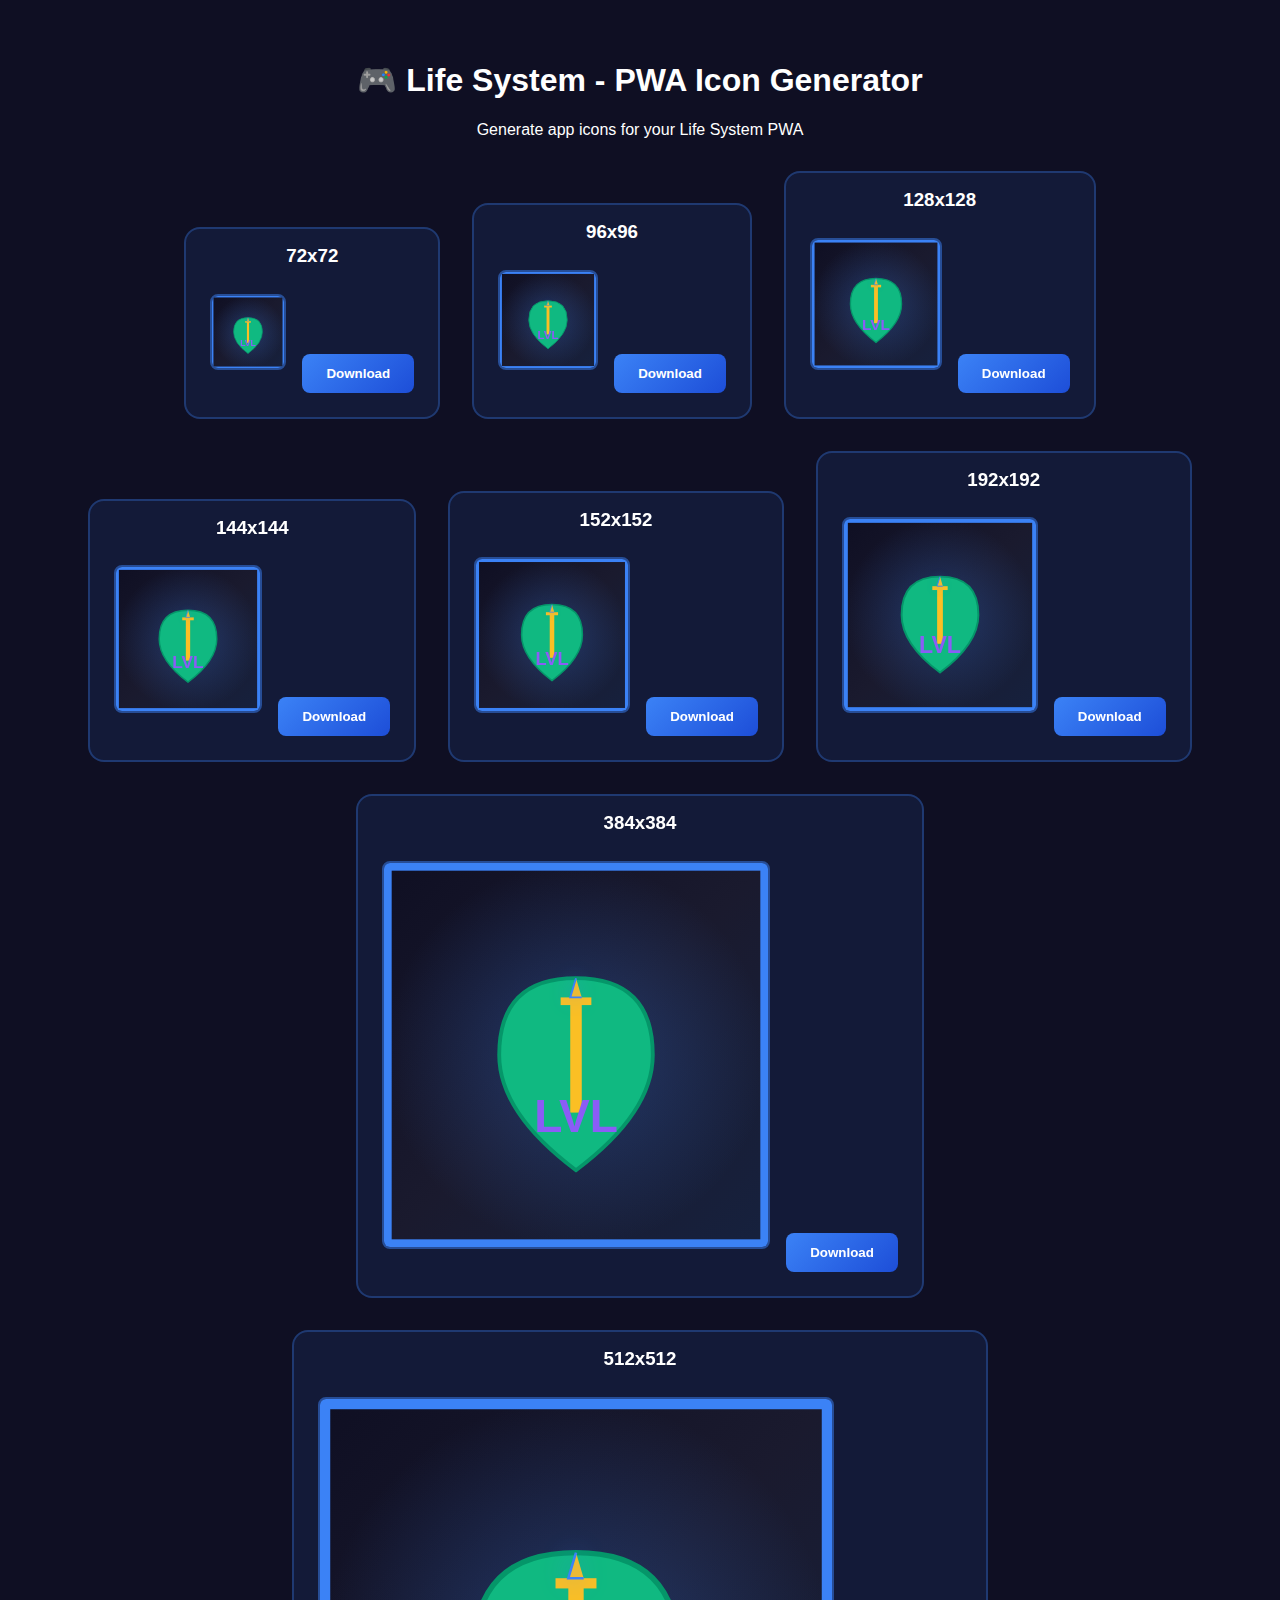
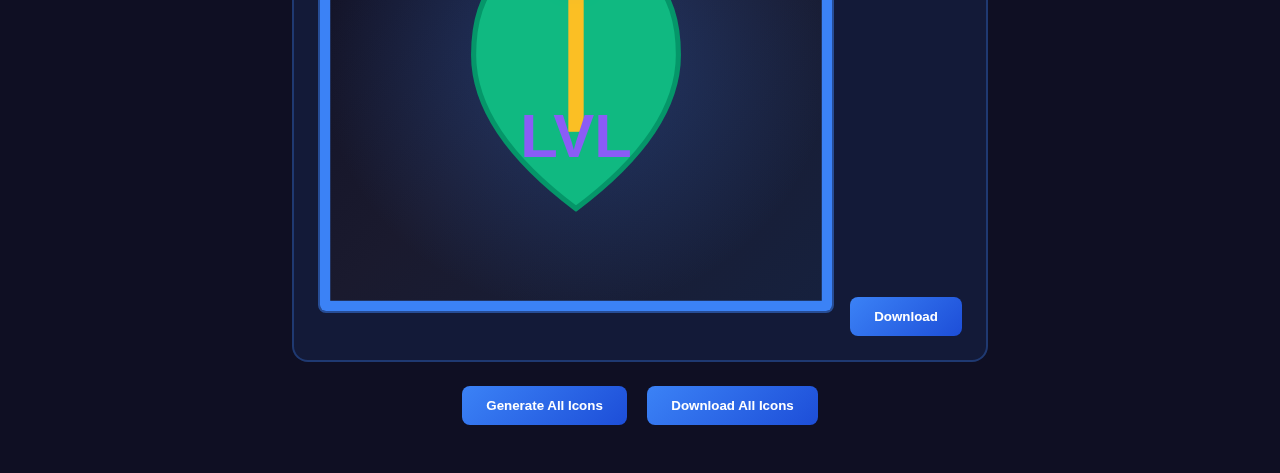
<file: create-icons.html>
<!DOCTYPE html>
<html lang="en">
<head>
    <meta charset="UTF-8">
    <meta name="viewport" content="width=device-width, initial-scale=1.0">
    <title>Life System - Icon Generator</title>
    <style>
        body {
            background: #0f0f23;
            color: white;
            font-family: 'Arial', sans-serif;
            text-align: center;
            padding: 2rem;
        }
        
        .icon-preview {
            display: inline-block;
            margin: 1rem;
            padding: 1rem;
            background: rgba(59, 130, 246, 0.1);
            border: 2px solid rgba(59, 130, 246, 0.3);
            border-radius: 1rem;
        }
        
        canvas {
            border: 2px solid rgba(59, 130, 246, 0.5);
            border-radius: 0.5rem;
            margin: 0.5rem;
        }
        
        button {
            background: linear-gradient(135deg, #3b82f6, #1d4ed8);
            color: white;
            border: none;
            padding: 0.75rem 1.5rem;
            border-radius: 0.5rem;
            font-weight: bold;
            cursor: pointer;
            margin: 0.5rem;
            transition: all 0.3s ease;
        }
        
        button:hover {
            transform: translateY(-2px);
            box-shadow: 0 10px 25px rgba(59, 130, 246, 0.3);
        }
    </style>
</head>
<body>
    <h1>🎮 Life System - PWA Icon Generator</h1>
    <p>Generate app icons for your Life System PWA</p>
    
    <div id="icons-container">
        <!-- Icons will be generated here -->
    </div>
    
    <button onclick="generateAllIcons()">Generate All Icons</button>
    <button onclick="downloadAllIcons()">Download All Icons</button>
    
    <script>
        const iconSizes = [72, 96, 128, 144, 152, 192, 384, 512];
        const generatedIcons = {};
        
        function generateIcon(size) {
            const canvas = document.createElement('canvas');
            const ctx = canvas.getContext('2d');
            
            canvas.width = size;
            canvas.height = size;
            
            // Background gradient
            const gradient = ctx.createLinearGradient(0, 0, size, size);
            gradient.addColorStop(0, '#0f0f23');
            gradient.addColorStop(0.5, '#1a1a2e');
            gradient.addColorStop(1, '#16213e');
            
            ctx.fillStyle = gradient;
            ctx.fillRect(0, 0, size, size);
            
            // Glowing border
            ctx.strokeStyle = '#3b82f6';
            ctx.lineWidth = size * 0.02;
            ctx.strokeRect(size * 0.01, size * 0.01, size * 0.98, size * 0.98);
            
            // Inner glow
            const innerGradient = ctx.createRadialGradient(size/2, size/2, 0, size/2, size/2, size/2);
            innerGradient.addColorStop(0, 'rgba(59, 130, 246, 0.3)');
            innerGradient.addColorStop(1, 'rgba(59, 130, 246, 0)');
            
            ctx.fillStyle = innerGradient;
            ctx.fillRect(0, 0, size, size);
            
            // Main logo - Shield with sword
            const centerX = size / 2;
            const centerY = size / 2;
            const logoSize = size * 0.6;
            
            // Shield shape
            ctx.fillStyle = '#10b981';
            ctx.beginPath();
            ctx.moveTo(centerX, centerY - logoSize/3);
            ctx.quadraticCurveTo(centerX - logoSize/3, centerY - logoSize/3, centerX - logoSize/3, centerY);
            ctx.quadraticCurveTo(centerX - logoSize/3, centerY + logoSize/4, centerX, centerY + logoSize/2);
            ctx.quadraticCurveTo(centerX + logoSize/3, centerY + logoSize/4, centerX + logoSize/3, centerY);
            ctx.quadraticCurveTo(centerX + logoSize/3, centerY - logoSize/3, centerX, centerY - logoSize/3);
            ctx.fill();
            
            // Shield outline
            ctx.strokeStyle = '#059669';
            ctx.lineWidth = size * 0.01;
            ctx.stroke();
            
            // Sword in center
            ctx.fillStyle = '#fbbf24';
            ctx.fillRect(centerX - size * 0.015, centerY - logoSize/4, size * 0.03, logoSize/2);
            
            // Sword hilt
            ctx.fillRect(centerX - size * 0.04, centerY - logoSize/4, size * 0.08, size * 0.02);
            
            // Sword point
            ctx.beginPath();
            ctx.moveTo(centerX, centerY - logoSize/3);
            ctx.lineTo(centerX - size * 0.015, centerY - logoSize/4);
            ctx.lineTo(centerX + size * 0.015, centerY - logoSize/4);
            ctx.fill();
            
            // Level indicator
            ctx.fillStyle = '#8b5cf6';
            ctx.font = `bold ${size * 0.12}px Arial`;
            ctx.textAlign = 'center';
            ctx.fillText('LVL', centerX, centerY + logoSize/3);
            
            // Glow effect around logo
            ctx.shadowColor = '#3b82f6';
            ctx.shadowBlur = size * 0.05;
            ctx.strokeStyle = '#3b82f6';
            ctx.lineWidth = size * 0.005;
            ctx.stroke();
            
            return canvas;
        }
        
        function generateAllIcons() {
            const container = document.getElementById('icons-container');
            container.innerHTML = '';
            
            iconSizes.forEach(size => {
                const canvas = generateIcon(size);
                generatedIcons[size] = canvas;
                
                const preview = document.createElement('div');
                preview.className = 'icon-preview';
                
                const title = document.createElement('h3');
                title.textContent = `${size}x${size}`;
                title.style.marginTop = '0';
                
                const downloadBtn = document.createElement('button');
                downloadBtn.textContent = 'Download';
                downloadBtn.onclick = () => downloadIcon(canvas, size);
                
                preview.appendChild(title);
                preview.appendChild(canvas);
                preview.appendChild(downloadBtn);
                
                container.appendChild(preview);
            });
        }
        
        function downloadIcon(canvas, size) {
            const link = document.createElement('a');
            link.download = `icon-${size}x${size}.png`;
            link.href = canvas.toDataURL();
            link.click();
        }
        
        function downloadAllIcons() {
            Object.entries(generatedIcons).forEach(([size, canvas]) => {
                setTimeout(() => downloadIcon(canvas, size), 100 * Object.keys(generatedIcons).indexOf(size));
            });
        }
        
        // Generate icons on load
        generateAllIcons();
    </script>
</body>
</html>
</file>
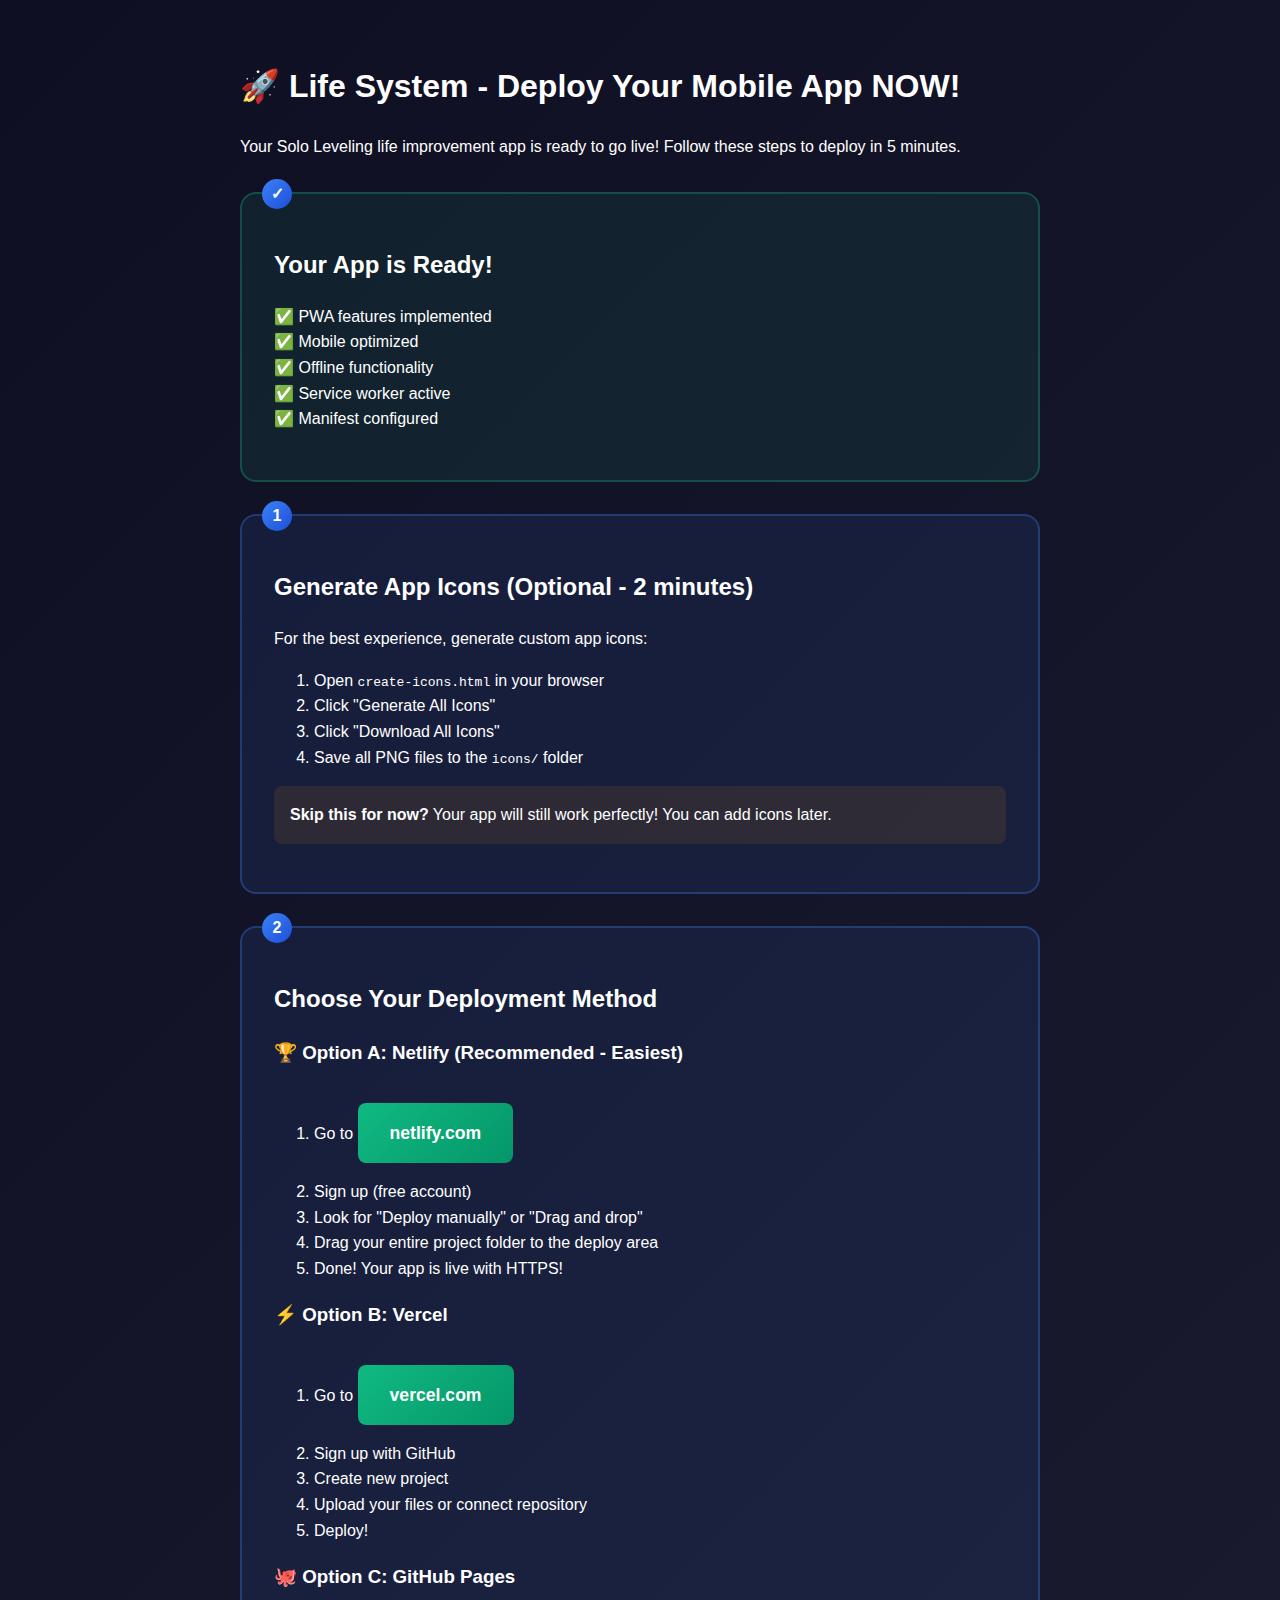
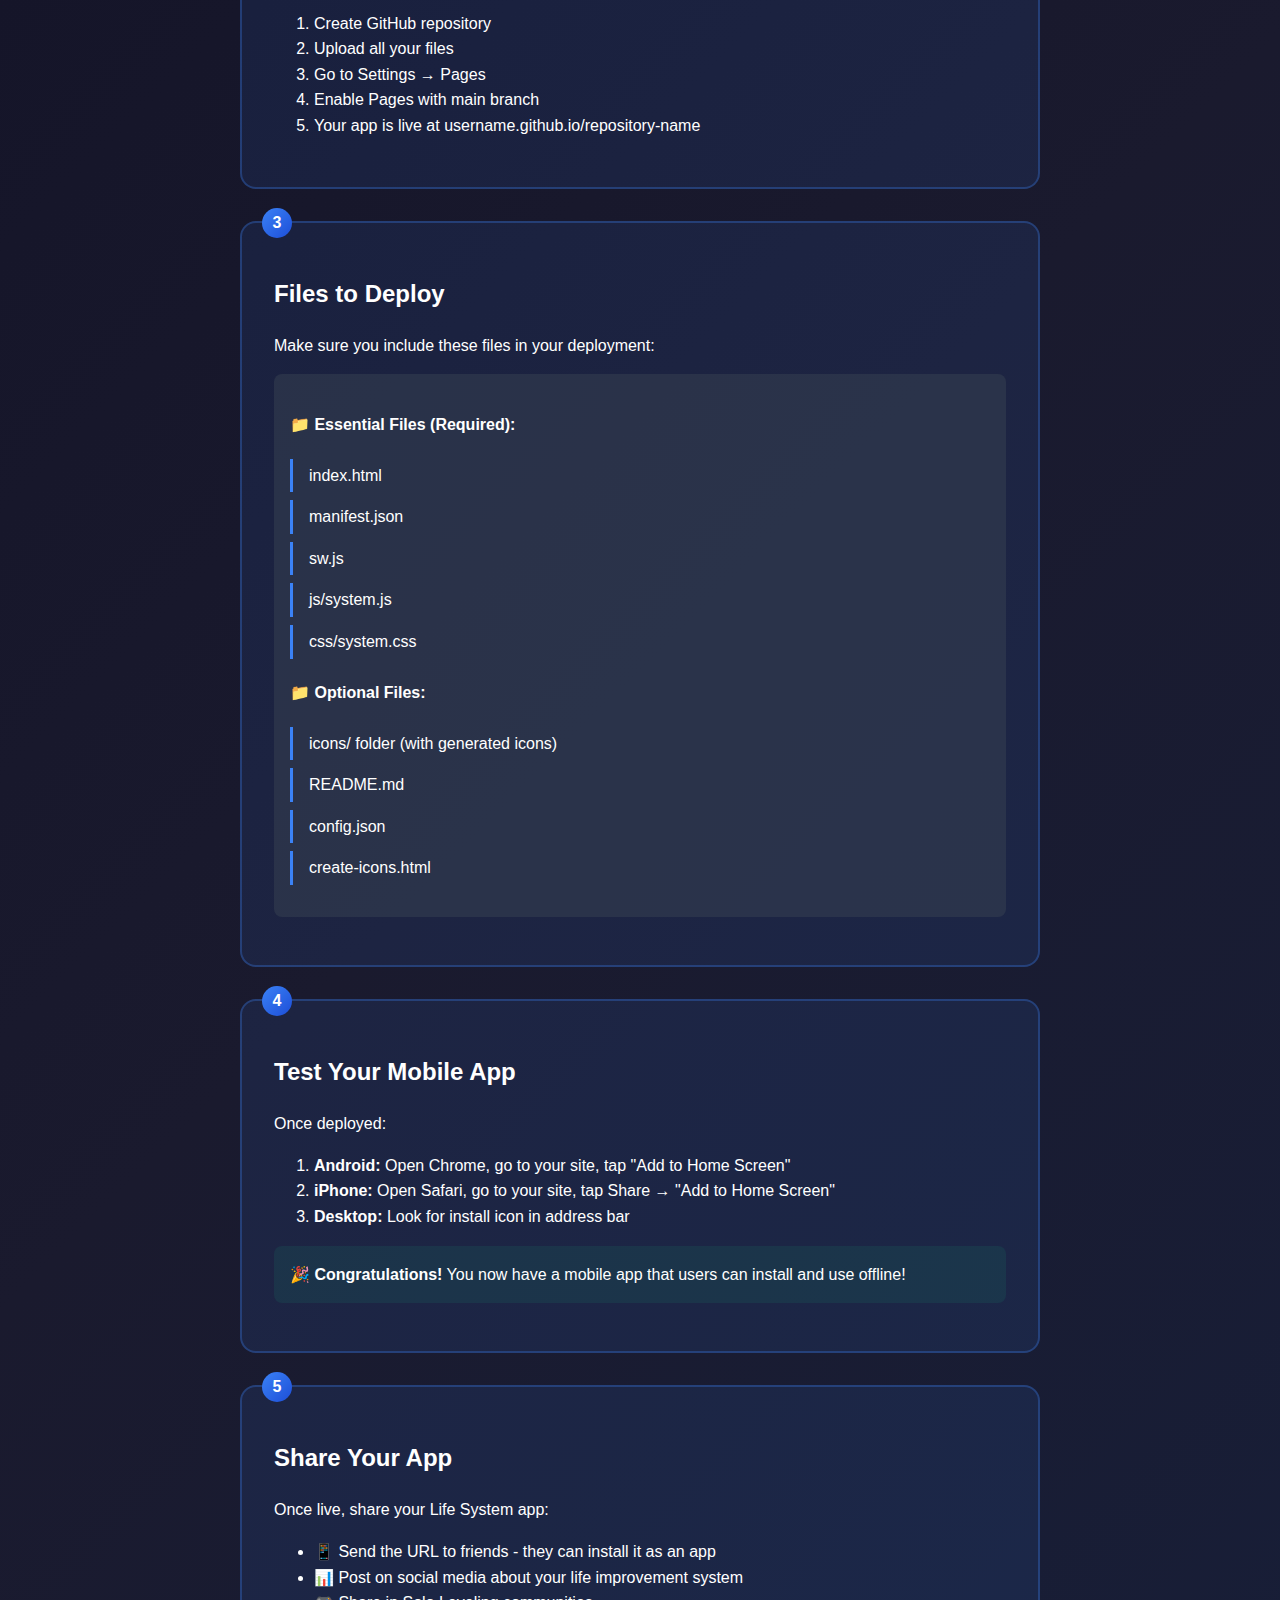
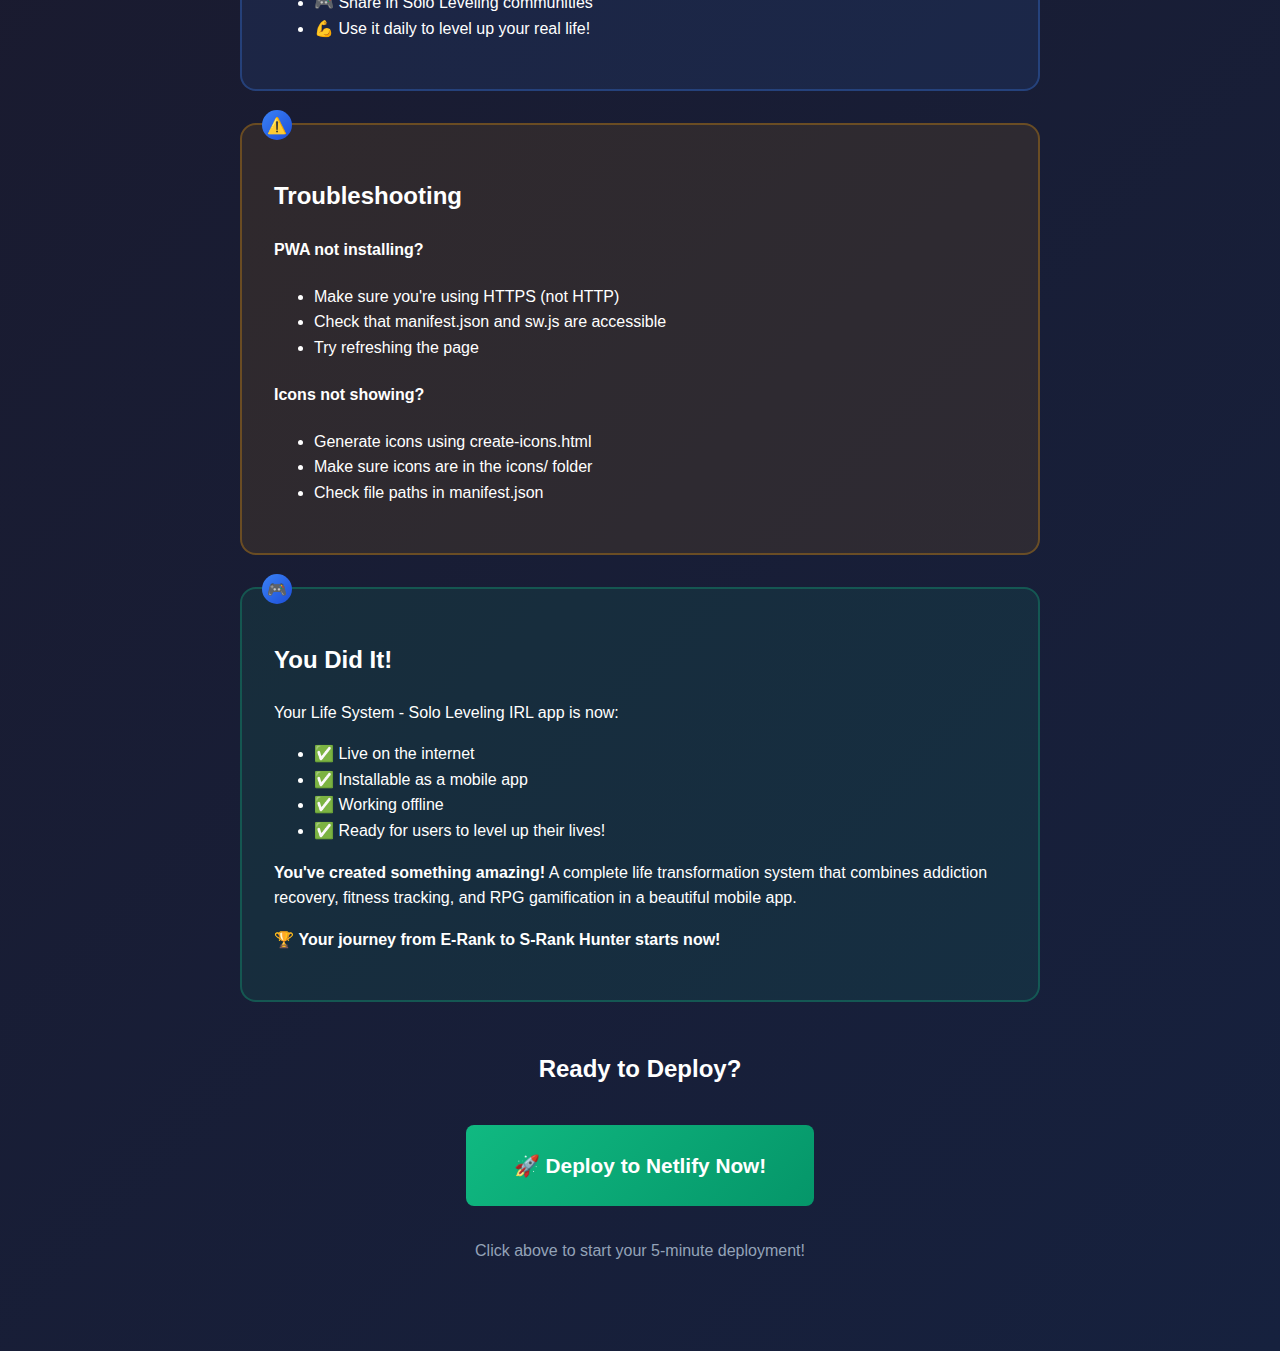
<file: deploy-now.html>
<!DOCTYPE html>
<html lang="en">
<head>
    <meta charset="UTF-8">
    <meta name="viewport" content="width=device-width, initial-scale=1.0">
    <title>Life System - Deploy Now!</title>
    <style>
        body {
            background: linear-gradient(135deg, #0f0f23 0%, #1a1a2e 50%, #16213e 100%);
            color: white;
            font-family: 'Arial', sans-serif;
            padding: 2rem;
            line-height: 1.6;
        }
        
        .container {
            max-width: 800px;
            margin: 0 auto;
        }
        
        .step {
            background: rgba(59, 130, 246, 0.1);
            border: 2px solid rgba(59, 130, 246, 0.3);
            border-radius: 1rem;
            padding: 2rem;
            margin: 2rem 0;
            position: relative;
        }
        
        .step-number {
            position: absolute;
            top: -15px;
            left: 20px;
            background: linear-gradient(135deg, #3b82f6, #1d4ed8);
            color: white;
            width: 30px;
            height: 30px;
            border-radius: 50%;
            display: flex;
            align-items: center;
            justify-content: center;
            font-weight: bold;
        }
        
        .deploy-btn {
            background: linear-gradient(135deg, #10b981, #059669);
            color: white;
            border: none;
            padding: 1rem 2rem;
            border-radius: 0.5rem;
            font-weight: bold;
            font-size: 1.1rem;
            cursor: pointer;
            margin: 1rem 0;
            display: inline-block;
            text-decoration: none;
            transition: all 0.3s ease;
        }
        
        .deploy-btn:hover {
            transform: translateY(-2px);
            box-shadow: 0 10px 25px rgba(16, 185, 129, 0.3);
        }
        
        .code-block {
            background: rgba(0, 0, 0, 0.3);
            border: 1px solid rgba(59, 130, 246, 0.3);
            border-radius: 0.5rem;
            padding: 1rem;
            font-family: 'Courier New', monospace;
            margin: 1rem 0;
            overflow-x: auto;
        }
        
        .success {
            background: rgba(16, 185, 129, 0.1);
            border-color: rgba(16, 185, 129, 0.3);
        }
        
        .warning {
            background: rgba(245, 158, 11, 0.1);
            border-color: rgba(245, 158, 11, 0.3);
        }
        
        .file-list {
            background: rgba(55, 65, 81, 0.5);
            border-radius: 0.5rem;
            padding: 1rem;
            margin: 1rem 0;
        }
        
        .file-list ul {
            list-style: none;
            padding: 0;
        }
        
        .file-list li {
            padding: 0.25rem 0;
            border-left: 3px solid #3b82f6;
            padding-left: 1rem;
            margin: 0.5rem 0;
        }
        
        .essential {
            border-left-color: #10b981;
        }
        
        .optional {
            border-left-color: #f59e0b;
        }
    </style>
</head>
<body>
    <div class="container">
        <h1>🚀 Life System - Deploy Your Mobile App NOW!</h1>
        <p>Your Solo Leveling life improvement app is ready to go live! Follow these steps to deploy in 5 minutes.</p>
        
        <div class="step success">
            <div class="step-number">✓</div>
            <h2>Your App is Ready!</h2>
            <p>✅ PWA features implemented<br>
               ✅ Mobile optimized<br>
               ✅ Offline functionality<br>
               ✅ Service worker active<br>
               ✅ Manifest configured</p>
        </div>
        
        <div class="step">
            <div class="step-number">1</div>
            <h2>Generate App Icons (Optional - 2 minutes)</h2>
            <p>For the best experience, generate custom app icons:</p>
            <ol>
                <li>Open <code>create-icons.html</code> in your browser</li>
                <li>Click "Generate All Icons"</li>
                <li>Click "Download All Icons"</li>
                <li>Save all PNG files to the <code>icons/</code> folder</li>
            </ol>
            <p class="warning" style="padding: 1rem; border-radius: 0.5rem; margin: 1rem 0;">
                <strong>Skip this for now?</strong> Your app will still work perfectly! You can add icons later.
            </p>
        </div>
        
        <div class="step">
            <div class="step-number">2</div>
            <h2>Choose Your Deployment Method</h2>
            
            <h3>🏆 Option A: Netlify (Recommended - Easiest)</h3>
            <ol>
                <li>Go to <a href="https://netlify.com" target="_blank" class="deploy-btn">netlify.com</a></li>
                <li>Sign up (free account)</li>
                <li>Look for "Deploy manually" or "Drag and drop"</li>
                <li>Drag your entire project folder to the deploy area</li>
                <li>Done! Your app is live with HTTPS!</li>
            </ol>
            
            <h3>⚡ Option B: Vercel</h3>
            <ol>
                <li>Go to <a href="https://vercel.com" target="_blank" class="deploy-btn">vercel.com</a></li>
                <li>Sign up with GitHub</li>
                <li>Create new project</li>
                <li>Upload your files or connect repository</li>
                <li>Deploy!</li>
            </ol>
            
            <h3>🐙 Option C: GitHub Pages</h3>
            <ol>
                <li>Create GitHub repository</li>
                <li>Upload all your files</li>
                <li>Go to Settings → Pages</li>
                <li>Enable Pages with main branch</li>
                <li>Your app is live at username.github.io/repository-name</li>
            </ol>
        </div>
        
        <div class="step">
            <div class="step-number">3</div>
            <h2>Files to Deploy</h2>
            <p>Make sure you include these files in your deployment:</p>
            
            <div class="file-list">
                <h4>📁 Essential Files (Required):</h4>
                <ul>
                    <li class="essential">index.html</li>
                    <li class="essential">manifest.json</li>
                    <li class="essential">sw.js</li>
                    <li class="essential">js/system.js</li>
                    <li class="essential">css/system.css</li>
                </ul>
                
                <h4>📁 Optional Files:</h4>
                <ul>
                    <li class="optional">icons/ folder (with generated icons)</li>
                    <li class="optional">README.md</li>
                    <li class="optional">config.json</li>
                    <li class="optional">create-icons.html</li>
                </ul>
            </div>
        </div>
        
        <div class="step">
            <div class="step-number">4</div>
            <h2>Test Your Mobile App</h2>
            <p>Once deployed:</p>
            <ol>
                <li><strong>Android:</strong> Open Chrome, go to your site, tap "Add to Home Screen"</li>
                <li><strong>iPhone:</strong> Open Safari, go to your site, tap Share → "Add to Home Screen"</li>
                <li><strong>Desktop:</strong> Look for install icon in address bar</li>
            </ol>
            
            <div class="success" style="padding: 1rem; border-radius: 0.5rem; margin: 1rem 0;">
                <strong>🎉 Congratulations!</strong> You now have a mobile app that users can install and use offline!
            </div>
        </div>
        
        <div class="step">
            <div class="step-number">5</div>
            <h2>Share Your App</h2>
            <p>Once live, share your Life System app:</p>
            <ul>
                <li>📱 Send the URL to friends - they can install it as an app</li>
                <li>📊 Post on social media about your life improvement system</li>
                <li>🎮 Share in Solo Leveling communities</li>
                <li>💪 Use it daily to level up your real life!</li>
            </ul>
        </div>
        
        <div class="step warning">
            <div class="step-number">⚠️</div>
            <h2>Troubleshooting</h2>
            <h4>PWA not installing?</h4>
            <ul>
                <li>Make sure you're using HTTPS (not HTTP)</li>
                <li>Check that manifest.json and sw.js are accessible</li>
                <li>Try refreshing the page</li>
            </ul>
            
            <h4>Icons not showing?</h4>
            <ul>
                <li>Generate icons using create-icons.html</li>
                <li>Make sure icons are in the icons/ folder</li>
                <li>Check file paths in manifest.json</li>
            </ul>
        </div>
        
        <div class="step success">
            <div class="step-number">🎮</div>
            <h2>You Did It!</h2>
            <p>Your Life System - Solo Leveling IRL app is now:</p>
            <ul>
                <li>✅ Live on the internet</li>
                <li>✅ Installable as a mobile app</li>
                <li>✅ Working offline</li>
                <li>✅ Ready for users to level up their lives!</li>
            </ul>
            
            <p><strong>You've created something amazing!</strong> A complete life transformation system that combines addiction recovery, fitness tracking, and RPG gamification in a beautiful mobile app.</p>
            
            <p>🏆 <strong>Your journey from E-Rank to S-Rank Hunter starts now!</strong></p>
        </div>
        
        <div style="text-align: center; margin: 3rem 0;">
            <h2>Ready to Deploy?</h2>
            <a href="https://netlify.com" target="_blank" class="deploy-btn" style="font-size: 1.3rem; padding: 1.5rem 3rem;">
                🚀 Deploy to Netlify Now!
            </a>
            <p style="margin-top: 1rem; color: #94a3b8;">
                Click above to start your 5-minute deployment!
            </p>
        </div>
    </div>
    
    <script>
        // Add some interactivity
        document.querySelectorAll('.step').forEach((step, index) => {
            step.addEventListener('click', () => {
                step.style.transform = 'scale(1.02)';
                setTimeout(() => {
                    step.style.transform = 'scale(1)';
                }, 200);
            });
        });
        
        // Show current time for deployment tracking
        const now = new Date();
        console.log(`🚀 Deployment guide opened at ${now.toLocaleTimeString()}`);
    </script>
</body>
</html>
</file>
